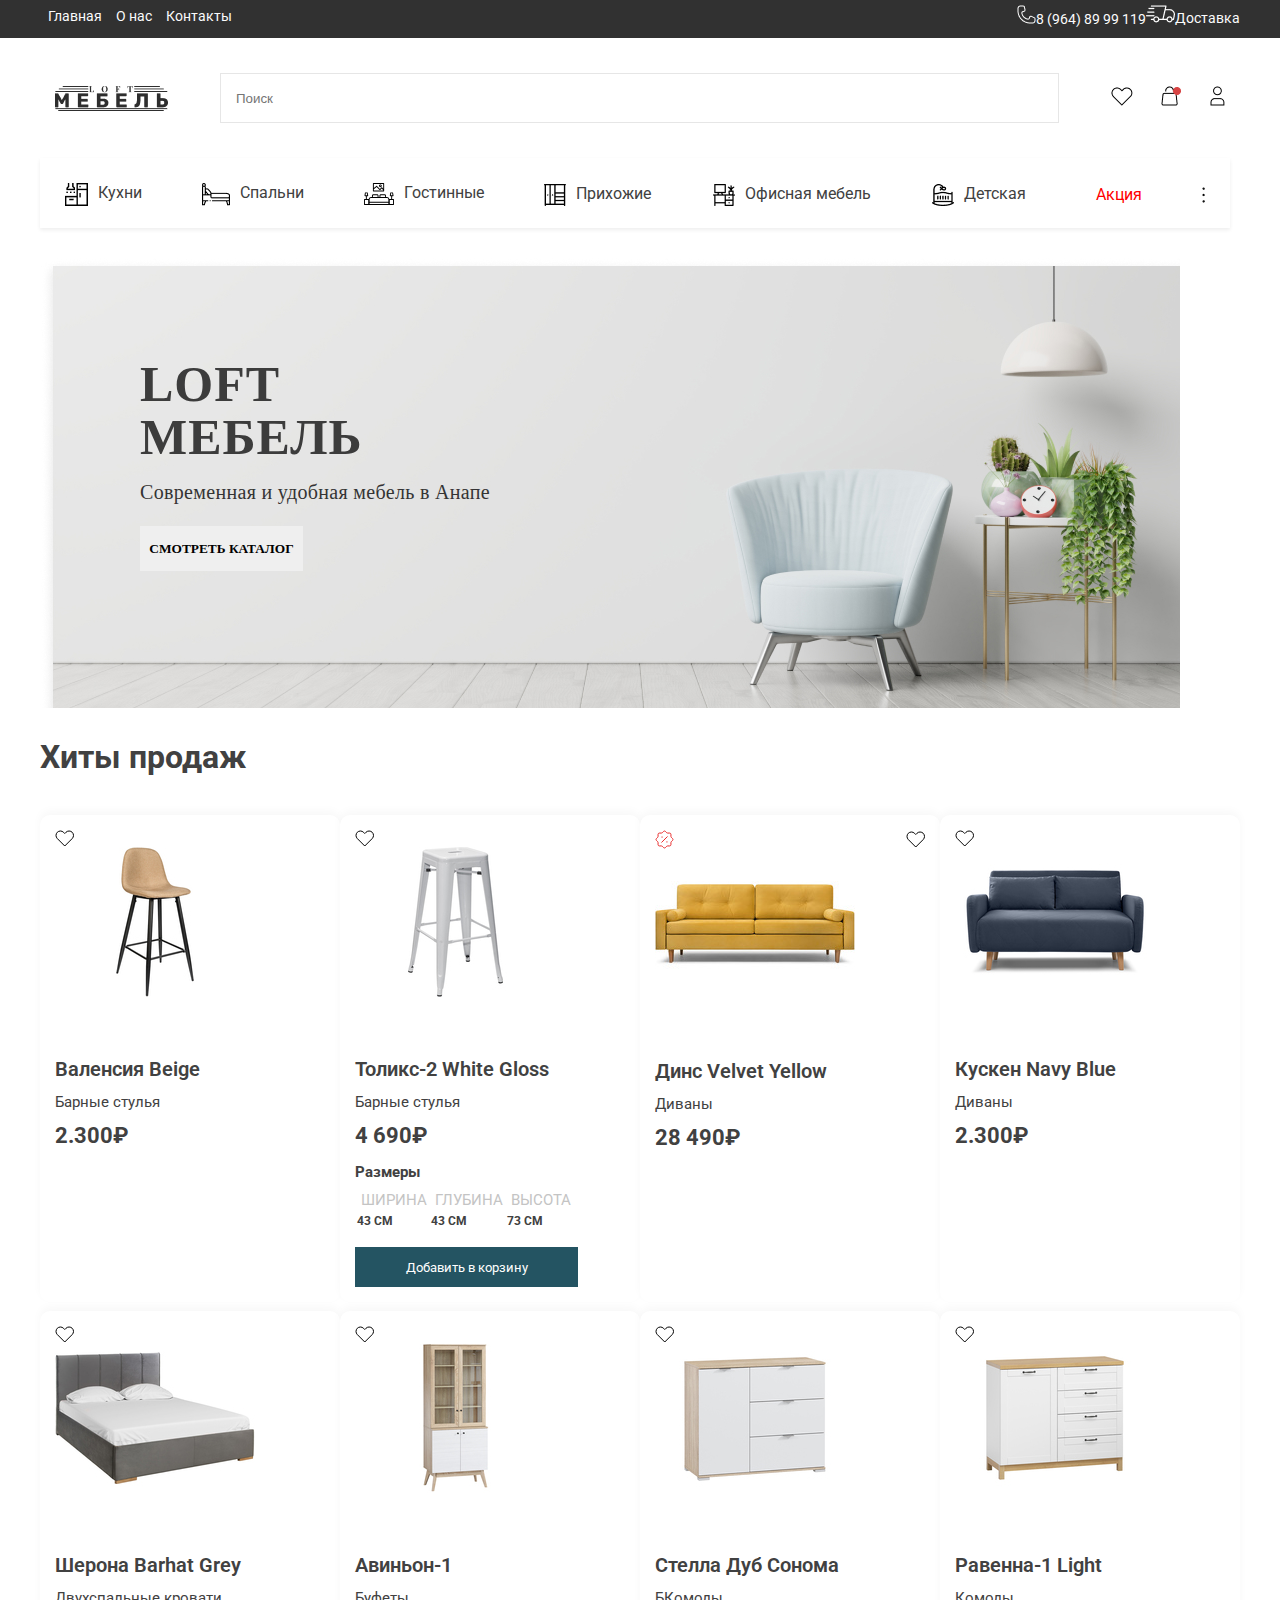
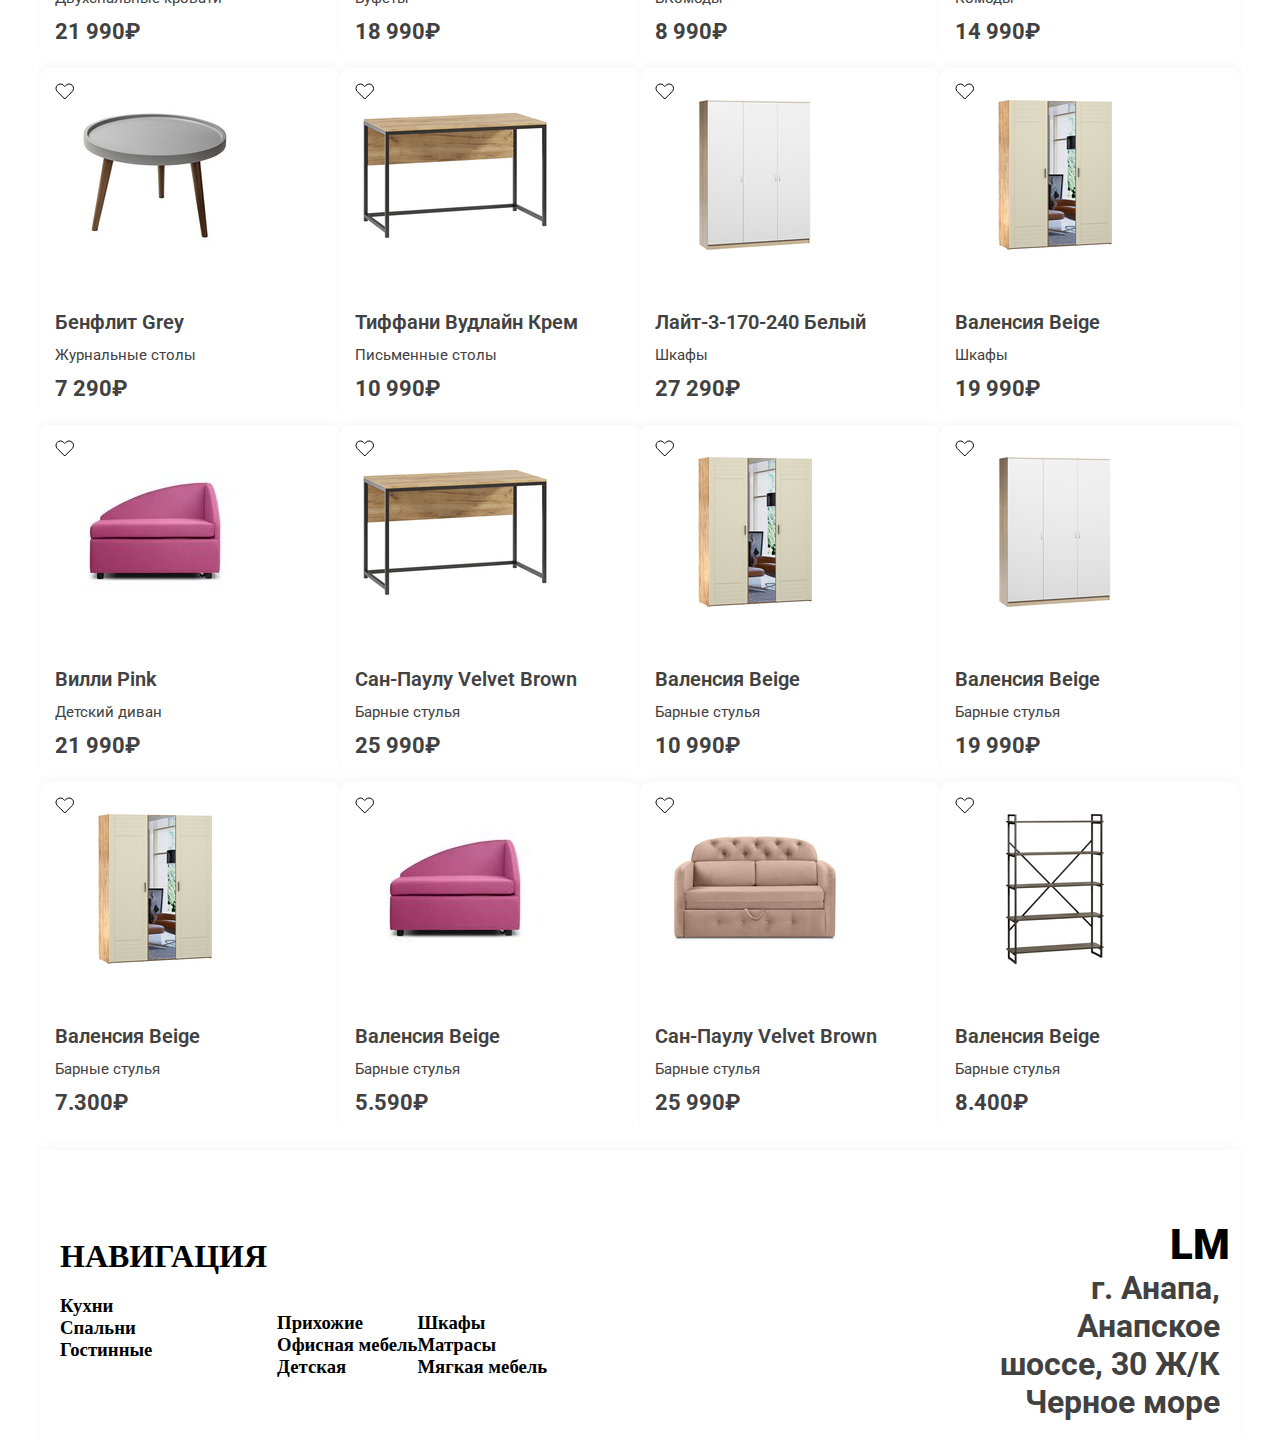
<file: Loft1/index.html>
<!DOCTYPE html>
<html lang="en">

<head>
    <meta charset="UTF-8">
    <meta name="viewport" content="width=device-width, initial-scale=1.0">
    <link rel="stylesheet" href="Loft.css">
    <link rel="preconnect" href="https://fonts.googleapis.com">
    <link rel="preconnect" href="https://fonts.gstatic.com" crossorigin>
    <link href="https://fonts.googleapis.com/css2?family=Oswald:wght@300;600&display=swap" rel="stylesheet">
    <link rel="preconnect" href="https://fonts.googleapis.com">
    <link rel="preconnect" href="https://fonts.gstatic.com" crossorigin>
    <link href="https://fonts.googleapis.com/css2?family=Roboto:ital,wght@0,300;1,500&display=swap" rel="stylesheet">
    <link rel="preconnect" href="https://fonts.googleapis.com">
    <link rel="preconnect" href="https://fonts.gstatic.com" crossorigin>
    <link href="https://fonts.googleapis.com/css2?family=Roboto:ital,wght@1,500&display=swap" rel="stylesheet">
    <link rel="preconnect" href="https://fonts.googleapis.com">
<link rel="preconnect" href="https://fonts.gstatic.com" crossorigin>
<link href="https://fonts.googleapis.com/css2?family=Roboto:wght@900&display=swap" rel="stylesheet">
    <title>Document</title>
</head>

<body>
    <!-- start main -->
    <div class="loft-main">
        <div class="container">
            <div class="main-contents">
                <div class="main-cont1">
                    <p> <a href="#">Главная</a></p>
                    <p><a href="#">О нас</a></p>
                    <p><a href="#">Контакты</a></p>
                </div>
                <div class="main-cont2">
                    <p class="phone-number"> <img src="img/phone.png" alt=""><a href="#">8 (964) 89 99 119</a></p>
                    <p> <a href="#"> <img src="img/moshina.png" alt="">Доставка</a></p>
                </div>
            </div>
        </div>
    </div>
    <!-- end main -->


    <!-- start navbar -->
    <nav class="navbar">
        <div class="container">
            <div class="navbar-content">
                <img src="img/LOGO.png" alt="">
                <input class="navbar_input" type="text" placeholder="Поиск">
                <a href="#"> <img src="img/navbar icon.png" alt=""></a>
            </div>
        </div>
    </nav>
    <!-- end navbar -->


    <!-- menu start -->
    <div class="loft-menu">
        <div class="container">
            <div class="menu-contents">
                <div class="loft-menu-cont">
                    <div class="menu-content">
                        <img src="img/kitchen-icon.jpg" alt="">
                        <a class="menu-text" href="#">Кухни</a>
                    </div>
                    <div class="menu-content">
                        <img src="img/bedroom-icon.jpg" alt="">
                        <a class="menu-text" href="#">Спальни</a>
                    </div>
                    <div class="menu-content">
                        <img src="img/livingroom-icon.svg" alt="">
                        <a class="menu-text" href="#">Гостинные</a>
                    </div>
                    <div class="menu-content">
                        <img src="img/closet-icon.jpg" alt="">
                        <a class="menu-text" href="#">Прихожие</a>
                    </div>
                    <div class="menu-content">
                        <img src="img/office-icon.jpg" alt="">
                        <a class="menu-text" href="#">Офисная мебель</a>
                    </div>
                    <div class="menu-content">
                        <img src="img/childrensroom-icon.jpg" alt="">
                        <a class="menu-text" href="#">Детская</a>
                    </div>
                    <div class="menu-content">

                        <a class="sell" href="#">Акция</a>
                    </div>
                    <div class="menu-content">

                        <img src="img/tochka.jpg" alt="">
                    </div>
                </div>
            </div>
        </div>
    </div>
    <!-- menu end -->


    <!-- loft slider start -->

    <div class="slider">
        <div class="container">
            <div class="slider-content">
                <div class="slider-blog">
                    <h1 class="slider-title">loft мебель</h1>
                    <p class="silder-text">Современная и удобная мебель в Анапе</p>
                    <button class="slider-btn">СМОТРЕТЬ КАТАЛОГ</button>
                </div>
            </div>
        </div>
    </div>

    <!-- loft slider end -->

    <!-- loft prace  start-->

    <div class="price">
        <div class="container">
            <div class="prace_xit">
                <h1>Хиты продаж</h1>
            </div>
            <div class="price_header">
                <div class="card">
                    <div class="like">
                        <img src="img/like.svg" alt="">
                    </div>
                    <img src="img/image 2.png" alt="">
                    <h1 class="card_title">Валенсия Beige</h1>
                    <p class="card_text">Барные стулья</p>
                    <h1 class="cost">2.300₽</h1>


                </div>
                <div class="card">
                    <div class="like">
                        <img src="img/like.svg" alt="">
                    </div>
                    <img src="img/image 3.png" alt="">
                    <h1 class="card_title">Толикс-2 White Gloss</h1>
                    <p class="card_text">Барные стулья</p>
                    <h1 class="cost">4 690₽</h1>
                    <h3 class="size">Размеры</h3>
                    <div class="size_contents">
                        <div class="size1">
                            <p class="size_title">ШИРИНА</p>
                            <h3 class="size_text">43 СМ</h3>
                        </div>
                        <div class="size1">
                            <p class="size_title">ГЛУБИНА</p>
                            <h3 class="size_text">43 СМ</h3>
                        </div>
                        <div class="size1">
                            <p class="size_title">ВЫСОТА</p>
                            <h3 class="size_text">73 СМ</h3>
                        </div>

                    </div>
                    <button class="card2_btn">Добавить в корзину</button>


                </div>
                <div class="card">
                    <div class="like">
                        <img src="img/sale.svg" alt="">
                        <img src="img/like.svg" alt="">
                    </div>
                    <img src="img/image 4.png" alt="">
                    <h1 class="card_title">Динс Velvet Yellow</h1>
                    <p class="card_text">Диваны</p>
                    <h1 class="cost">28 490₽</h1>


                </div>
                <div class="card">
                    <div class="like">
                        <img src="img/like.svg" alt="">
                    </div>
                    <img src="img/image 5.png" alt="">
                    <h1 class="card_title">Кускен Navy Blue</h1>
                    <p class="card_text">Диваны</p>
                    <h1 class="cost">2.300₽</h1>


                </div>
                <div class="card">
                    <div class="like">
                        <img src="img/like.svg" alt="">
                    </div>
                    <img src="img/image 6.png" alt="">
                    <h1 class="card_title">Шерона Barhat Grey</h1>
                    <p class="card_text">Двухспальные кровати</p>
                    <h1 class="cost">21 990₽</h1>


                </div>
                <div class="card">
                    <div class="like">
                        <img src="img/like.svg" alt="">
                    </div>
                    <img src="img/image 7.png" alt="">
                    <h1 class="card_title">Авиньон-1</h1>
                    <p class="card_text">Буфеты</p>
                    <h1 class="cost">18 990₽</h1>


                </div>
                <div class="card">
                    <div class="like">
                        <img src="img/like.svg" alt="">
                    </div>
                    <img src="img/image 8.png" alt="">
                    <h1 class="card_title">Стелла Дуб Сонома</h1>
                    <p class="card_text">БКомоды</p>
                    <h1 class="cost">8 990₽</h1>


                </div>
                <div class="card">
                    <div class="like">
                        <img src="img/like.svg" alt="">
                    </div>
                    <img src="img/image 9.png" alt="">
                    <h1 class="card_title">Равенна-1 Light</h1>
                    <p class="card_text">Комоды</p>
                    <h1 class="cost">14 990₽</h1>


                </div>
                <div class="card">
                    <div class="like">
                        <img src="img/like.svg" alt="">
                    </div>
                    <img src="img/image 10.png" alt="">
                    <h1 class="card_title">Бенфлит Grey</h1>
                    <p class="card_text">Журнальные столы</p>
                    <h1 class="cost">7 290₽</h1>


                </div>
                <div class="card">
                    <div class="like">
                        <img src="img/like.svg" alt="">
                    </div>
                    <img src="img/image 11.png" alt="">
                    <h1 class="card_title">Тиффани Вудлайн Крем</h1>
                    <p class="card_text">Письменные столы</p>
                    <h1 class="cost">10 990₽</h1>


                </div>
                <div class="card">
                    <div class="like">
                        <img src="img/like.svg" alt="">
                    </div>
                    <img src="img/image 12.png" alt="">
                    <h1 class="card_title">Лайт-3-170-240 Белый</h1>
                    <p class="card_text">Шкафы</p>
                    <h1 class="cost">27 290₽</h1>


                </div>
                <div class="card">
                    <div class="like">
                        <img src="img/like.svg" alt="">
                    </div>
                    <img src="img/image 13.png" alt="">
                    <h1 class="card_title">Валенсия Beige</h1>
                    <p class="card_text">Шкафы</p>
                    <h1 class="cost">19 990₽</h1>


                </div>
                <div class="card">
                    <div class="like">
                        <img src="img/like.svg" alt="">
                    </div>
                    <img src="img/image 14.png" alt="">
                    <h1 class="card_title">Вилли Pink</h1>
                    <p class="card_text">Детский диван</p>
                    <h1 class="cost">21 990₽</h1>


                </div>
                <div class="card">
                    <div class="like">
                        <img src="img/like.svg" alt="">
                    </div>
                    <img src="img/image 15.png" alt="">
                    <h1 class="card_title">Сан-Паулу Velvet Brown</h1>
                    <p class="card_text">Барные стулья</p>
                    <h1 class="cost">25 990₽</h1>


                </div>
                <div class="card">
                    <div class="like">
                        <img src="img/like.svg" alt="">
                    </div>
                    <img src="img/image 16.png" alt="">
                    <h1 class="card_title">Валенсия Beige</h1>
                    <p class="card_text">Барные стулья</p>
                    <h1 class="cost">10 990₽</h1>


                </div>
                <div class="card">
                    <div class="like">
                        <img src="img/like.svg" alt="">
                    </div>
                    <img src="img/image 17.png" alt="">
                    <h1 class="card_title">Валенсия Beige</h1>
                    <p class="card_text">Барные стулья</p>
                    <h1 class="cost">19 990₽</h1>


                </div>
                <div class="card">
                    <div class="like">
                        <img src="img/like.svg" alt="">
                    </div>
                    <img src="img/image 18.png" alt="">
                    <h1 class="card_title">Валенсия Beige</h1>
                    <p class="card_text">Барные стулья</p>
                    <h1 class="cost">7.300₽</h1>


                </div>
                <div class="card">
                    <div class="like">
                        <img src="img/like.svg" alt="">
                    </div>
                    <img src="img/image 19.png" alt="">
                    <h1 class="card_title">Валенсия Beige</h1>
                    <p class="card_text">Барные стулья</p>
                    <h1 class="cost">5.590₽</h1>


                </div>
                <div class="card">
                    <div class="like">
                        <img src="img/like.svg" alt="">
                    </div>
                    <img src="img/image 20.png" alt="">
                    <h1 class="card_title">Сан-Паулу Velvet Brown</h1>
                    <p class="card_text">Барные стулья</p>
                    <h1 class="cost">25 990₽</h1>


                </div>
                <div class="card">
                    <div class="like">
                        <img src="img/like.svg" alt="">
                    </div>
                    <img src="img/image 21.png" alt="">
                    <h1 class="card_title">Валенсия Beige</h1>
                    <p class="card_text">Барные стулья</p>
                    <h1 class="cost">8.400₽</h1>
                </div>
            </div>
        </div>
    </div>

    </div>
    <!-- loft prace  end-->



    <!-- loft footer start -->
    <div class="footer">
        <div class="container">
            <div class="footer_content">
                <div class="footer_nav">
                    <div class="footer_titel1">
                        <h1 class="text1_nav"><a href="#">НАВИГАЦИЯ</a></h1>
                        <div class="nav_menu">
                            <h3><a href="#">Кухни</a></h3>
                            <h3><a href="#">Спальни</a></h3>
                            <h3><a href="#">Гостинные</a></h3>
                        </div>
                    </div>
                    <div class="nav_menu2">
                        <div class="footer_titel2">
                            <h3><a href="#">Прихожие</a></h3>
                            <h3><a href="#">Офисная мебель</a></h3>
                            <h3><a href="#">Детская</a></h3>
                        </div>


                        <div class="footer_titel2">
                            <h3><a href="#">Шкафы</a></h3>
                            <h3><a href="#">Матрасы</a></h3>
                            <h3><a href="#">Мягкая мебель</a></h3>
                        </div>
                    </div>
                </div>

                <div class="footer_nav3">
                    <h1 class="lm"><a href="#">LM</a></h1>
                    <h1 class="adress"><a href="#">г. Анапа, Анапское шоссе,
                            30 Ж/К Черное море</a>
                    </h1>

                </div>
            </div>
        </div>

    </div>

    </div>
    <!-- loft footer end -->

</body>

</html>
</file>
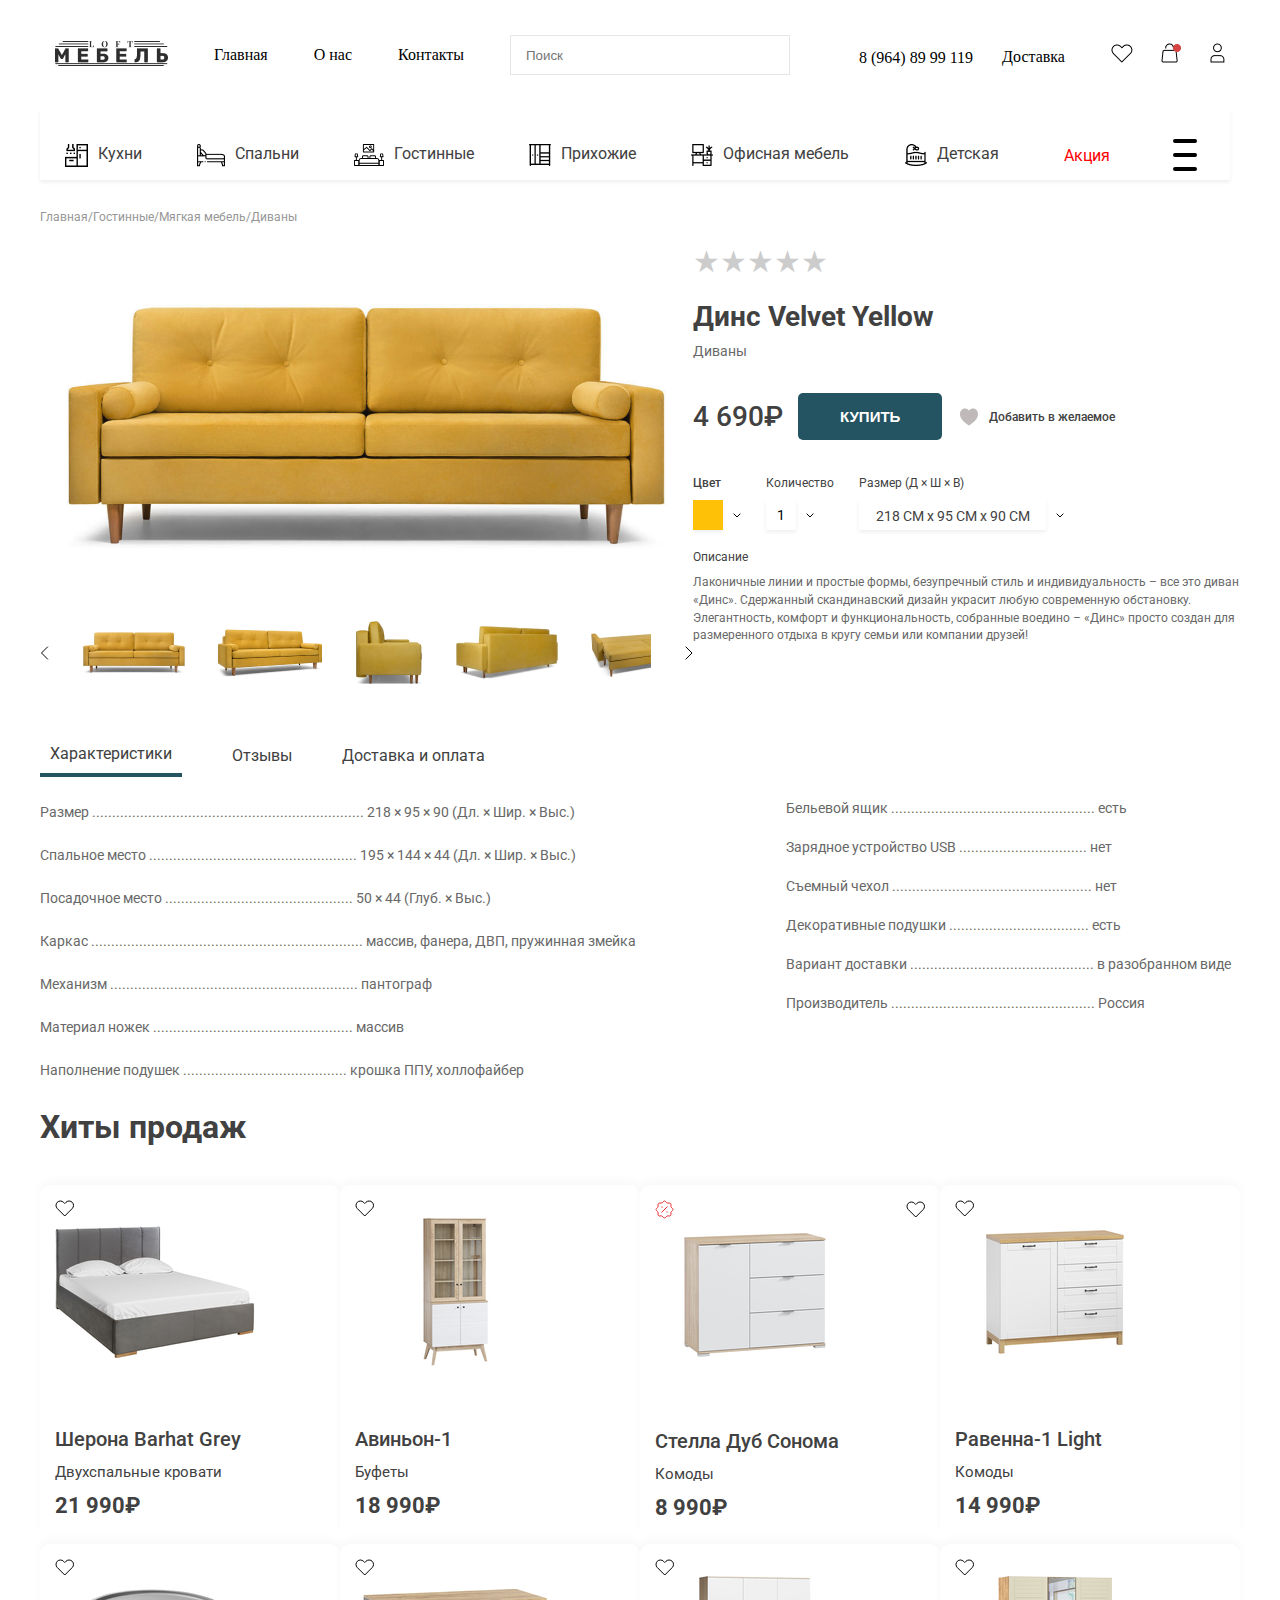
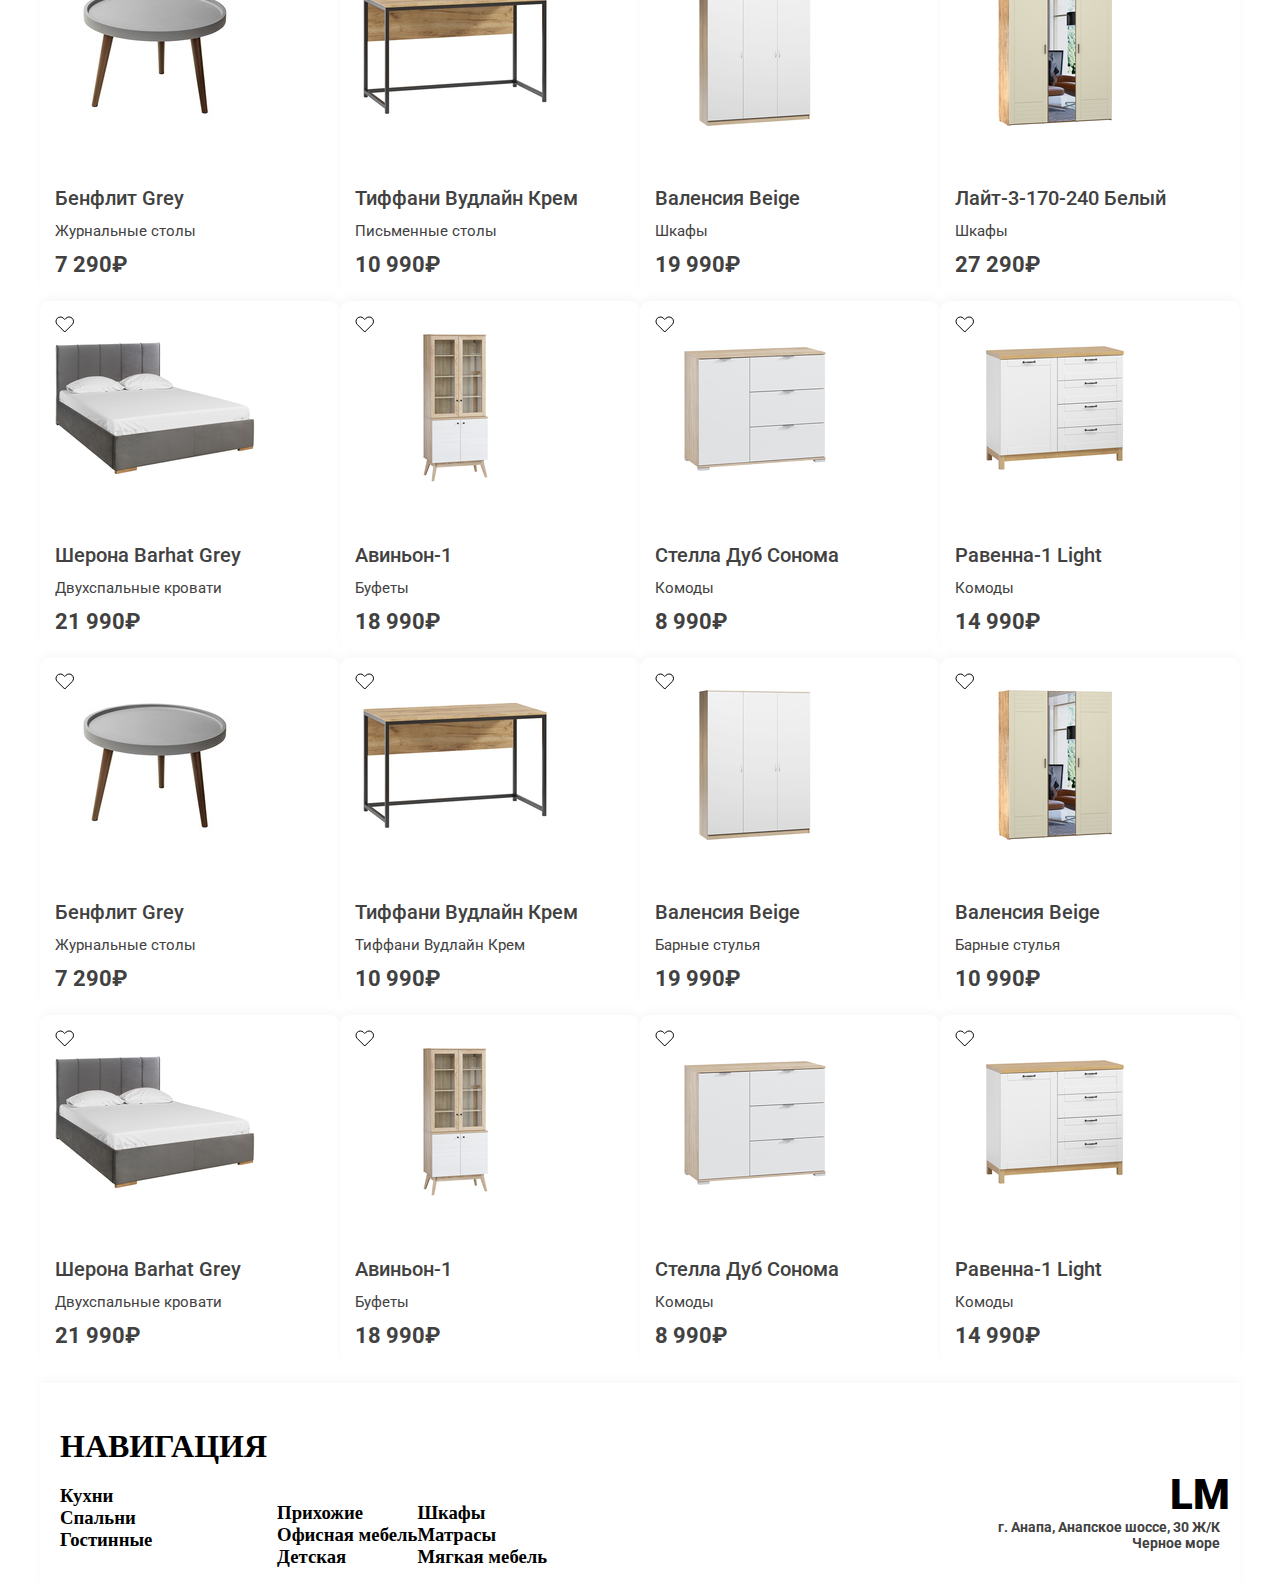
<file: Loft2/index.html>
<!DOCTYPE html>
<html lang="en">

<head>
    <meta charset="UTF-8">
    <meta name="viewport" content="width=device-width, initial-scale=1.0">
    <link rel="stylesheet" href="style.css">
    <link rel="preconnect" href="https://fonts.googleapis.com">
    <link rel="preconnect" href="https://fonts.gstatic.com" crossorigin>
    <link href="https://fonts.googleapis.com/css2?family=Oswald:wght@300;600&display=swap" rel="stylesheet">
    <link rel="preconnect" href="https://fonts.googleapis.com">
    <link rel="preconnect" href="https://fonts.gstatic.com" crossorigin>
    <link href="https://fonts.googleapis.com/css2?family=Roboto:ital,wght@0,300;1,500&display=swap" rel="stylesheet">
    <link rel="preconnect" href="https://fonts.googleapis.com">
    <link rel="preconnect" href="https://fonts.gstatic.com" crossorigin>
    <link href="https://fonts.googleapis.com/css2?family=Roboto:ital,wght@1,500&display=swap" rel="stylesheet">
    <link rel="preconnect" href="https://fonts.googleapis.com">
    <link rel="preconnect" href="https://fonts.gstatic.com" crossorigin>
    <link href="https://fonts.googleapis.com/css2?family=Roboto:wght@900&display=swap" rel="stylesheet">
    <link rel="preconnect" href="https://fonts.googleapis.com">
    <link rel="preconnect" href="https://fonts.gstatic.com" crossorigin>
    <link href="https://fonts.googleapis.com/css2?family=Roboto&display=swap" rel="stylesheet">
    <title>Document</title>
</head>

<body>
    <!-- navbar start -->
    <nav class="navbar">
        <div class="container">
            <div class="navbar-content">
                <a href="#"><img  src="img/LOGO.png" alt="" ></a>
                <a class="menu" href="#"> Главная</a>
                <a class="menu" href="#"> О нас</a>
                <a class="menu" href="#"> Контакты</a>
                <input class="navbar_input" type="text" placeholder="Поиск">
                <div class="main-cont2">
                    <p class="phone-number"> <img src="img/phone.png" alt=""><a href="#"> 8 (964) 89 99 119</a></p>
                    <p> <a href="#"> <img src="img/moshina.png" alt="">Доставка</a></p>
                </div>
                <a href="#"> <img src="img/navbar icon.png" alt=""></a>

            </div>
        </div>
    </nav>
    <!-- navbar end -->
    <!-- menu start -->
    <div class="loft-menu">
        <div class="container">
            <div class="menu-contents">
                <div class="loft-menu-cont">
                    <div class="menu-content">
                        <img src="img/kitchen-icon.jpg" alt="">
                        <a class="menu-text" href="#">Кухни</a>
                    </div>
                    <div class="menu-content">
                        <img src="img/bedroom-icon.jpg" alt="">
                        <a class="menu-text" href="#">Спальни</a>
                    </div>
                    <div class="menu-content">
                        <img src="img/livingroom-icon.svg" alt="">
                        <a class="menu-text" href="#">Гостинные</a>
                    </div>
                    <div class="menu-content">
                        <img src="img/closet-icon.jpg" alt="">
                        <a class="menu-text" href="#">Прихожие</a>
                    </div>
                    <div class="menu-content">
                        <img src="img/office-icon.jpg" alt="">
                        <a class="menu-text" href="#">Офисная мебель</a>
                    </div>
                    <div class="menu-content">
                        <img src="img/childrensroom-icon.jpg" alt="">
                        <a class="menu-text" href="#">Детская</a>
                    </div>
                    <div class="menu-content">

                        <a class="sell" href="#">Акция</a>
                    </div>
                    <div class="menu-content">

                        <input id="checkbox" type="checkbox">
                        <label class="toggle" for="checkbox">
                            <div id="bar1" class="bars"></div>
                            <div id="bar2" class="bars"></div>
                            <div id="bar3" class="bars"></div>
                        </label>
                    
                    
                    </div>
                </div>
            </div>
        </div>
    </div>
    <!-- menu end -->

    <!-- second menu  start-->


    <div class="text-menu">
        <div class="container">
            <div class="menu2-content">
                <ul class="menu-list">
                    <li><a href="#">Главная </a></li>
                    <li> / </li>
                    <li><a href="#">Гостинные</a></li>
                    <li> / </li>
                    <li><a href="#">Мягкая мебель</a></li>
                    <li> / </li>
                    <li> <a href="#">Диваны</a></li>
                </ul>
            </div>

        </div>


    </div>
    <!-- second menu  end-->


    <!-- product start -->

    <div class="product">
        <div class="container">
            <div class="product_content">
                <div class="sofa1">
                    <div class="sofa-img">
                        <img src="img/главное фото.png" alt="">
                        <div class="sofa-slader">
                            <img src="img/strelka1.svg" alt="">
                            <img src="img/image 2.png" alt="">
                            <img src="img/image 3.png" alt="">
                            <img src="img/image 4.png" alt="">
                            <img src="img/image 5.png" alt="">
                            <img src="img/image 6.png" alt="">
                            <img src="img/strelka2.svg" alt="">

                        </div>
                    </div>
                </div>
                <div class="sofa-content">
                    <div class="sofa-stars">
                        <div class="rating">
                            <input value="5" name="rating" id="star5" type="radio">
                            <label for="star5"></label>
                            <input value="4" name="rating" id="star4" type="radio">
                            <label for="star4"></label>
                            <input value="3" name="rating" id="star3" type="radio">
                            <label for="star3"></label>
                            <input value="2" name="rating" id="star2" type="radio">
                            <label for="star2"></label>
                            <input value="1" name="rating" id="star1" type="radio">
                            <label for="star1"></label>
                          </div>
                          
                    </div>
                    <h1 class="sofa-title">
                        Динс Velvet Yellow
                    </h1>
                    <p class="sofa-divan">Диваны</p>
                    <div class="sofa-cost-cont">
                        <h1 class="sofa-cost">4 690₽</h1>
                        <button class="sofa-btn"> <a href="#">Купить</a></button>
                        <label class="ui-like">
                            <input type="checkbox">
                            <div class="like">
                              <svg xmlns="http://www.w3.org/2000/svg" viewBox="0 0 24 24" fill=""><g stroke-width="0" id="SVGRepo_bgCarrier"></g><g stroke-linejoin="round" stroke-linecap="round" id="SVGRepo_tracerCarrier"></g><g id="SVGRepo_iconCarrier"><path d="M20.808,11.079C19.829,16.132,12,20.5,12,20.5s-7.829-4.368-8.808-9.421C2.227,6.1,5.066,3.5,8,3.5a4.444,4.444,0,0,1,4,2,4.444,4.444,0,0,1,4-2C18.934,3.5,21.773,6.1,20.808,11.079Z"></path></g></svg>
                               </div>
                          </label>
                        <h1 class="sofa-fovarite">Добавить в желаемое</h1>

                    </div>
                    <div class="sofa-color">
                        <div class="squar">
                            <h1 class="color-text1">Цвет</h1>
                            <div class="color-box">
                                <div class="color-box1">
                                </div>
                                <img src="img/strelka.svg" alt="">


                            </div>

                        </div>
                        <div class="squar2">
                            <h1 class="squar2-title">Количество</h1>
                            <div class="squar2-box">
                                <div class="box2">
                                    <h1 class="box-text1">1</h1>
                                </div>
                                <img src="img/strelka.svg" alt="">

                            </div>

                        </div>
                        <div class="squar3">
                            <h1 class="squar3-title">Размер (Д × Ш × В)</h1>
                            <div class="squar3-cont">
                                <div class="box3">
                                    <h1 class="box3-text">218 СМ x 95 СМ x 90 СМ</h1>
                                </div>
                                <img src="img/strelka.svg" alt="">
                            </div>
                        </div>
                    </div>
                    <h1 class="sofa-title2">Описание</h1>
                    <h1 class="sofa-text2">Лаконичные линии и простые формы, безупречный стиль и индивидуальность – все
                        это диван «Динс». Сдержанный скандинавский дизайн украсит любую современную обстановку.
                        Элегантность, комфорт и функциональность, собранные воедино – «Динс» просто создан для
                        размеренного отдыха в кругу семьи или компании друзей!</h1>

                </div>

            </div>

        </div>

    </div>
    <!-- product end-- -->


    <!-- sofa about start -->

    <div class="sofa-about">
        <div class="container">
            <div class="about_content">
                <div class="about_title">
                    <h1 class="about_title_text1"><a href="#">Характеристики</a></h1>
                    <h1 class="about_title_text2"><a href="#">Отзывы</a></h1>
                    <h1 class="about_title_text2"><a href="#">Доставка и оплата</a></h1>
                </div>
                <div class="about_lists">
                    <div class="about_list1">
                        <h1 class="about_list1_text">Размер
                            .................................................................... 218 × 95 × 90 (Дл. ×
                            Шир. × Выс.)</h1>
                        <h1 class="about_list1_text">Спальное место ....................................................
                            195 × 144 × 44 (Дл. × Шир. × Выс.)</h1>
                        <h1 class="about_list1_text">Посадочное место ............................................... 50
                            × 44 (Глуб. × Выс.)</h1>
                        <h1 class="about_list1_text">Каркас
                            .................................................................... массив, фанера, ДВП,
                            пружинная змейка</h1>
                        <h1 class="about_list1_text">Механизм
                            .............................................................. пантограф</h1>
                        <h1 class="about_list1_text">Материал ножек ..................................................
                            массив</h1>
                        <h1 class="about_list1_text">Наполнение подушек ......................................... крошка
                            ППУ, холлофайбер</h1>
                    </div>
                    <div class="about_list2">
                        <h1 class="about_list2_text">Бельевой ящик ...................................................
                            есть</h1>
                        <h1 class="about_list2_text">Зарядное устройство USB ................................ нет</h1>
                        <h1 class="about_list2_text">Съемный чехол ..................................................
                            нет</h1>
                        <h1 class="about_list2_text">Декоративные подушки ................................... есть</h1>
                        <h1 class="about_list2_text">Вариант доставки .............................................. в
                            разобранном виде</h1>
                        <h1 class="about_list2_text">Производитель ...................................................
                            Россия</h1>

                    </div>


                </div>


            </div>

        </div>

    </div>



    <!-- sofa about end-- -->
    

    <!-- price start -->
    <div class="price">
        <div class="container">
            <div class="prace_xit">
                <h1>Хиты продаж</h1>
            </div>
            <div class="price_header">
                <div class="card">
                    <div class="like">
                        <img src="img/like.svg" alt="">
                    </div>
                    <img src="img/image 01.png" alt="">
                    <h1 class="card_title">Шерона Barhat Grey</h1>
                    <p class="card_text">Двухспальные кровати</p>
                    <h1 class="cost">21 990₽</h1>


                </div>
                <div class="card">
                    <div class="like">
                        <img src="img/like.svg" alt="">
                    </div>
                    <img src="img/image 02.png" alt="">
                    <h1 class="card_title">Авиньон-1</h1>
                    <p class="card_text">Буфеты</p>
                    <h1 class="cost">18 990₽</h1>
                   
                 

                </div>
                <div class="card">
                    <div class="like">
                        <img src="img/sale.svg" alt="">
                        <img src="img/like.svg" alt="">
                    </div>
                    <img src="img/image 03.png" alt="">
                    <h1 class="card_title">Стелла Дуб Сонома</h1>
                    <p class="card_text">Комоды</p>
                    <h1 class="cost">8 990₽</h1>


                </div>
                <div class="card">
                    <div class="like">
                        <img src="img/like.svg" alt="">
                    </div>
                    <img src="img/image 04.png" alt="">
                    <h1 class="card_title">Равенна-1 Light</h1>
                    <p class="card_text">Комоды</p>
                    <h1 class="cost">14 990₽</h1>


                </div>
                <div class="card">
                    <div class="like">
                        <img src="img/like.svg" alt="">
                    </div>
                    <img src="img/image 05.png" alt="">
                    <h1 class="card_title">Бенфлит Grey</h1>
                    <p class="card_text">Журнальные столы</p>
                    <h1 class="cost">7 290₽</h1>


                </div>
                <div class="card">
                    <div class="like">
                        <img src="img/like.svg" alt="">
                    </div>
                    <img src="img/image 06.png" alt="">
                    <h1 class="card_title">Тиффани Вудлайн Крем</h1>
                    <p class="card_text">Письменные столы</p>
                    <h1 class="cost">10 990₽</h1>


                </div>
                <div class="card">
                    <div class="like">
                        <img src="img/like.svg" alt="">
                    </div>
                    <img src="img/image 07.png" alt="">
                    <h1 class="card_title">Валенсия Beige</h1>
                    <p class="card_text">Шкафы</p>
                    <h1 class="cost">19 990₽</h1>


                </div>
                <div class="card">
                    <div class="like">
                        <img src="img/like.svg" alt="">
                    </div>
                    <img src="img/image 08.png" alt="">
                    <h1 class="card_title">Лайт-3-170-240 Белый</h1>
                    <p class="card_text">Шкафы</p>
                    <h1 class="cost">27 290₽</h1>


                </div>
                <div class="card">
                    <div class="like">
                        <img src="img/like.svg" alt="">
                    </div>
                    <img src="img/image 01.png" alt="">
                    <h1 class="card_title">Шерона Barhat Grey</h1>
                    <p class="card_text">Двухспальные кровати</p>
                    <h1 class="cost">21 990₽</h1>


                </div>
                <div class="card">
                    <div class="like">
                        <img src="img/like.svg" alt="">
                    </div>
                    <img src="img/image 09.png" alt="">
                    <h1 class="card_title">Авиньон-1</h1>
                    <p class="card_text">Буфеты</p>
                    <h1 class="cost">18 990₽</h1>


                </div>
                <div class="card">
                    <div class="like">
                        <img src="img/like.svg" alt="">
                    </div>
                    <img src="img/image 03.png" alt="">
                    <h1 class="card_title">Стелла Дуб Сонома</h1>
                    <p class="card_text">Комоды</p>
                    <h1 class="cost">8 990₽</h1>


                </div>
                <div class="card">
                    <div class="like">
                        <img src="img/like.svg" alt="">
                    </div>
                    <img src="img/image 04.png" alt="">
                    <h1 class="card_title">Равенна-1 Light</h1>
                    <p class="card_text">Комоды</p>
                    <h1 class="cost">14 990₽</h1>


                </div>
                <div class="card">
                    <div class="like">
                        <img src="img/like.svg" alt="">
                    </div>
                    <img src="img/image 05.png" alt="">
                    <h1 class="card_title">Бенфлит Grey</h1>
                    <p class="card_text">Журнальные столы</p>
                    <h1 class="cost">7 290₽</h1>


                </div>
                <div class="card">
                    <div class="like">
                        <img src="img/like.svg" alt="">
                    </div>
                    <img src="img/image 010.png" alt="">
                    <h1 class="card_title">Тиффани Вудлайн Крем</h1>
                    <p class="card_text">Тиффани Вудлайн Крем</p>
                    <h1 class="cost">10 990₽</h1>


                </div>
                <div class="card">
                    <div class="like">
                        <img src="img/like.svg" alt="">
                    </div><img src="img/image 17.png" alt="">
                    <h1 class="card_title">Валенсия Beige</h1>
                    <p class="card_text">Барные стулья</p>
                    <h1 class="cost">19 990₽</h1>

                   

                </div>
                <div class="card">
                    <div class="like">
                        <img src="img/like.svg" alt="">
                    </div> 
                    <img src="img/image 16.png" alt="">
                    <h1 class="card_title">Валенсия Beige</h1>
                    <p class="card_text">Барные стулья</p>
                    <h1 class="cost">10 990₽</h1>

                    

                </div>
                <div class="card">
                    <div class="like">
                        <img src="img/like.svg" alt="">
                    </div>
                    <img src="img/image 01.png" alt="">
                    <h1 class="card_title">Шерона Barhat Grey</h1>
                    <p class="card_text">Двухспальные кровати</p>
                    <h1 class="cost">21 990₽</h1>


                </div>
                <div class="card">
                    <div class="like">
                        <img src="img/like.svg" alt="">
                    </div>
                    <img src="img/image 02.png" alt="">
                    <h1 class="card_title">Авиньон-1</h1>
                    <p class="card_text">Буфеты</p>
                    <h1 class="cost">18 990₽</h1>


                </div>
                <div class="card">
                    <div class="like">
                        <img src="img/like.svg" alt="">
                    </div>
                    <img src="img/image 03.png" alt="">
                    <h1 class="card_title">Стелла Дуб Сонома</h1>
                    <p class="card_text">Комоды</p>
                    <h1 class="cost">8 990₽</h1>


                </div>
                <div class="card">
                    <div class="like">
                        <img src="img/like.svg" alt="">
                    </div>
                    <img src="img/image 04.png" alt="">
                    <h1 class="card_title">Равенна-1 Light</h1>
                    <p class="card_text">Комоды</p>
                    <h1 class="cost">14 990₽</h1>
                </div>
            </div>
        </div>
    </div>

    </div>
    <!-- price end -->
    <!-- loft footer start -->
    <div class="footer">
        <div class="container">
            <div class="footer_content">
                <div class="footer_nav">
                    <div class="footer_titel1">
                        <h1 class="text1_nav"><a href="#">НАВИГАЦИЯ</a></h1>
                        <div class="nav_menu">
                            <h3><a href="#">Кухни</a></h3>
                            <h3><a href="#">Спальни</a></h3>
                            <h3><a href="#">Гостинные</a></h3>
                        </div>
                    </div>
                    <div class="nav_menu2">
                        <div class="footer_titel2">
                            <h3><a href="#">Прихожие</a></h3>
                            <h3><a href="#">Офисная мебель</a></h3>
                            <h3><a href="#">Детская</a></h3>
                        </div>


                        <div class="footer_titel2">
                            <h3><a href="#">Шкафы</a></h3>
                            <h3><a href="#">Матрасы</a></h3>
                            <h3><a href="#">Мягкая мебель</a></h3>
                        </div>
                    </div>
                </div>

                <div class="footer_nav3">
                    <h1 class="lm"><a href="#">LM</a></h1>
                    <h1 class="adress"><a href="#">г. Анапа, Анапское шоссе,
                            30 Ж/К Черное море</a>
                    </h1>

                </div>
            </div>
        </div>

    </div>

    </div>
    <!-- loft footer end -->







</body>

</html>
</file>
<file: Loft1/Loft.css>
body {
  background-color: rgb(255, 255, 255);
}

* {
  padding: 0;
  margin: 0;
  box-sizing: border-box;
}

ul,
li {
  list-style-type: none;
}

a {
  text-decoration: none;
  color: inherit;
}

.container {
  width: 100%;
  max-width: 1240px;
  margin: 0 auto;
  padding: 0 20px;
}

.loft-main {
  background-color: #313131;
  height: 38px;
  color: #fbfbfb;
}
.loft-main .main-contents {
  font-family: Roboto;
  font-size: 14px;
  font-weight: 400;
  line-height: 16px;
  letter-spacing: 0em;
  text-align: left;
  display: flex;
  justify-content: space-between;
  align-items: center;
}
.loft-main .main-cont1 {
  padding: 8px;
  width: 200px;
  display: flex;
  justify-content: space-between;
  align-items: center;
}
.loft-main .main-cont2 {
  display: flex;
  justify-content: space-between;
}

.navbar .navbar-content {
  margin-top: 20px;
  padding: 15px;
  display: flex;
  justify-content: space-between;
  align-items: center;
}
.navbar .navbar_input {
  width: 839px;
  height: 50px;
  border: 0.5px solid #E6E6E6;
  outline: none;
  background-color: #ffffff;
  cursor: pointer;
  padding: 15px;
}

.loft-menu .menu-contents {
  margin-top: 20px;
  padding: 25px;
  width: 1190px;
  height: 70px;
  flex-shrink: 0;
  background: #FFF;
  box-shadow: 0px 2px 4px 0px rgba(0, 0, 0, 0.07);
}
.loft-menu .loft-menu-cont {
  display: flex;
  justify-content: space-between;
  align-items: center;
}
.loft-menu .menu-content {
  display: flex;
  color: #414141;
  font-size: 16px;
  font-family: Roboto;
}
.loft-menu .menu-text {
  color: #414141;
  font-size: 16px;
  font-family: Roboto;
  margin-left: 10px;
}
.loft-menu .sell {
  color: red;
  font-size: 16px;
  font-family: Roboto;
  margin-left: 10px;
}

.slider .slider-content {
  background-image: url(img/bacraund.jpg);
  width: 1140px;
  height: 450px;
  flex-shrink: 0;
  margin-top: 30px;
}
.slider .slider-blog {
  padding: 100px;
}
.slider .slider-title {
  width: 216px;
  color: #3C3C3C;
  font-size: 50px;
  font-family: Playfair Display;
  font-weight: 700;
  line-height: 105.3%;
  letter-spacing: 1px;
  text-transform: uppercase;
}
.slider .silder-text {
  margin-top: 15px;
  color: #343434;
  font-size: 20px;
  font-family: Roboto Condensed;
  line-height: 140.8%;
  letter-spacing: 0.32px;
}
.slider .slider-btn {
  margin-top: 20px;
  width: 163px;
  height: 45px;
  flex-shrink: 0;
  font-family: Roboto Condensed;
  border: none;
  outline: none;
  cursor: pointer;
  font-weight: bold;
  padding: 8px;
}

.price .price_header {
  margin-top: 30px;
  display: flex;
  flex-wrap: wrap;
}
.price .prace_xit {
  color: var(--text-color, #414141);
  font-size: 16px;
  font-family: Roboto;
  margin-top: 30px;
}
.price .card {
  padding: 15px;
  margin-top: 9px;
  width: 25%;
  background: #FFF;
  box-shadow: 0px -4px 10px 0px rgba(0, 0, 0, 0.03);
  border-radius: 10px;
}
.price .like {
  display: flex;
  justify-content: space-between;
}
.price .card_title {
  margin-top: 56px;
  color: var(--text-color, #414141);
  font-size: 20px;
  font-family: Roboto;
  font-weight: 600;
}
.price .card_text {
  margin-top: 12px;
  color: var(--text-color, #414141);
  font-size: 15px;
  font-family: Roboto;
}
.price .cost {
  margin-top: 12px;
  color: var(--text-color, #414141);
  font-size: 22px;
  font-family: Roboto;
  font-weight: bold;
}
.price .size {
  color: var(--text-color, #414141);
  font-size: 15px;
  font-family: Roboto;
  margin-top: 15px;
}
.price .size_contents {
  display: flex;
  padding: 2px;
  margin-top: 8px;
}
.price .size_title {
  color: #C4C4C4;
  font-size: 15px;
  font-family: Roboto;
  margin: 0 4px;
}
.price .size_text {
  color: var(--text-color, #414141);
  font-size: 12px;
  font-family: Roboto;
  margin-top: 5px;
}
.price .card2_btn {
  width: 223px;
  height: 40px;
  background: var(--main-color, #245462);
  color: #fff;
  font-family: Roboto;
  margin-top: 17px;
  cursor: pointer;
  border: none;
}

.footer .footer_content {
  padding: 20px;
  margin-top: 20px;
  display: flex;
  justify-content: space-between;
  align-items: center;
  background: #FFF;
  box-shadow: 0px -4px 10px 0px rgba(0, 0, 0, 0.03);
}
.footer .footer_nav {
  display: flex;
}
.footer .footer_titel1 {
  margin-top: 25px;
}
.footer .footer_titel2 {
  margin-top: 98px;
}
.footer .nav_menu {
  margin-top: 20px;
}
.footer .nav_menu2 {
  display: flex;
  margin-left: 10px;
  margin-top: 1px;
}
.footer .footer_nav3 {
  margin-top: 50px;
  width: 250px;
}
.footer .lm {
  color: #000;
  font-size: 42px;
  font-family: Roboto;
  font-weight: 900;
  margin-left: 200px;
}
.footer .adress {
  color: var(--text-color, #414141);
  text-align: right;
  font-size: 500;
  font-family: Roboto;
}/*# sourceMappingURL=Loft.css.map */
</file>
<file: Loft2/style.css>
@charset "UTF-8";
body {
  background-color: rgb(255, 255, 255);
}

* {
  padding: 0;
  margin: 0;
  box-sizing: border-box;
}

ul,
li {
  list-style-type: none;
}

a {
  text-decoration: none;
  color: inherit;
}

.container {
  width: 100%;
  max-width: 1240px;
  margin: 0 auto;
  padding: 0 20px;
}

.navbar .navbar-content {
  margin-top: 20px;
  padding: 15px;
  display: flex;
  justify-content: space-between;
  align-items: center;
}
.navbar .navbar_input {
  width: 280px;
  height: 40px;
  border: 0.5px solid #E6E6E6;
  outline: none;
  background-color: #ffffff;
  cursor: pointer;
  padding: 15px;
}
.navbar .main-cont2 {
  display: flex;
  justify-content: space-between;
}

.loft-menu .menu-contents {
  margin-top: 20px;
  padding: 25px;
  width: 1190px;
  height: 70px;
  flex-shrink: 0;
  background: #FFF;
  box-shadow: 0px 2px 4px 0px rgba(0, 0, 0, 0.07);
}
.loft-menu .loft-menu-cont {
  display: flex;
  justify-content: space-between;
  align-items: center;
}
.loft-menu .menu-content {
  display: flex;
  color: #414141;
  font-size: 16px;
  font-family: Roboto;
}
.loft-menu .menu-text {
  color: #414141;
  font-size: 16px;
  font-family: Roboto;
  margin-left: 10px;
}
.loft-menu .sell {
  color: red;
  font-size: 16px;
  font-family: Roboto;
  margin-left: 10px;
}
.loft-menu #checkbox {
  display: none;
}
.loft-menu .toggle {
  position: relative;
  width: 40px;
  height: 40px;
  cursor: pointer;
  display: flex;
  flex-direction: column;
  align-items: center;
  justify-content: center;
  gap: 10px;
  transition-duration: 0.3s;
}
.loft-menu .bars {
  width: 60%;
  height: 4px;
  background-color: rgb(0, 0, 0);
  border-radius: 2px;
  transition-duration: 0.3s;
}
.loft-menu #checkbox:checked + .toggle #bar2 {
  transform: translateY(14px) rotate(60deg);
  margin-left: 0;
  transform-origin: right;
  transition-duration: 0.3s;
  z-index: 2;
}
.loft-menu #checkbox:checked + .toggle #bar1 {
  transform: translateY(28px) rotate(-60deg);
  transition-duration: 0.3s;
  transform-origin: left;
  z-index: 1;
}
.loft-menu #checkbox:checked + .toggle {
  transform: rotate(-90deg);
}

.text-menu .menu-list {
  margin-top: 30px;
  display: flex;
  color: #969696;
  font-family: Roboto;
  font-size: 12px;
  font-style: normal;
  font-weight: 400;
  line-height: normal;
}

.product .product_content {
  margin-top: 20px;
  display: flex;
  justify-content: space-between;
}
.product .sofa-slader {
  display: flex;
  align-items: center;
  justify-content: space-between;
  margin-top: 19px;
}
.product .rating {
  display: inline-block;
}
.product .rating input {
  display: none;
}
.product .rating label {
  float: right;
  cursor: pointer;
  color: #ccc;
  transition: color 0.3s;
}
.product .rating label:before {
  content: "★";
  font-size: 30px;
}
.product .rating input:checked ~ label,
.product .rating label:hover,
.product .rating label:hover ~ label {
  color: #6a00f4;
  transition: color 0.3s;
}
.product .sofa-title {
  margin-top: 17px;
  color: var(--text-color, #414141);
  font-family: Roboto;
  font-size: 28px;
  font-style: normal;
  font-weight: 300px;
  line-height: normal;
}
.product .sofa-divan {
  margin-top: 10px;
  color: #686868;
  font-family: Roboto;
  font-size: 14px;
  font-style: normal;
  font-weight: 400;
  line-height: normal;
}
.product .sofa-cost-cont {
  margin-top: 19px;
  display: flex;
  align-items: center;
}
.product .sofa-cost {
  color: var(--text-color, #414141);
  font-family: Roboto;
  font-size: 28px;
  font-style: normal;
  font-weight: 500;
  line-height: normal;
}
.product .sofa-btn {
  margin: 15px 15px;
  position: relative;
  font-size: 15px;
  text-transform: uppercase;
  text-decoration: none;
  padding: 1em 2.8em;
  display: inline-block;
  border-radius: 20px;
  transition: all 0.3s;
  border: none;
  font-family: Arial, sans-serif;
  font-weight: 600;
  color: white;
  background-color: #245462;
  cursor: pointer;
}
.product .sofa-btn:hover {
  transform: scale(1.05);
  box-shadow: 0 4px 8px rgba(0, 0, 0, 0.2);
}
.product .sofa-btn:active {
  transform: scale(0.95);
  box-shadow: none;
}
.product .sofa-btn::after {
  content: "";
  display: inline-block;
  height: 100%;
  width: 100%;
  border-radius: 5px;
  position: absolute;
  top: 0;
  left: 0;
  z-index: -1;
  transition: all 0.4s;
}
.product .sofa-btn::after {
  background-color: #245462;
}
.product .sofa-btn:hover::after {
  transform: scaleX(1.2) scaleY(1.4);
  opacity: 0;
}

.ui-like {
  --icon-size: 24px;
  --icon-secondary-color: rgb(192, 185, 185);
  --icon-hover-color: rgb(211, 205, 205);
  --icon-primary-color: rgb(230, 26, 26);
  --icon-circle-border: 1px solid var(--icon-primary-color);
  --icon-circle-size: 40px;
  --icon-anmt-duration: 0.4s;
}

.ui-like input {
  -webkit-appearance: none;
  -moz-appearance: none;
  appearance: none;
  display: none;
}

.ui-like .like {
  width: var(--icon-size);
  height: auto;
  fill: var(--icon-secondary-color);
  cursor: pointer;
  transition: 0.2s;
  display: flex;
  justify-content: center;
  align-items: center;
  position: relative;
  transform-origin: top;
}

.like::after {
  content: "";
  position: absolute;
  width: 15px;
  height: 15px;
  box-shadow: 0 30px 0 -4px var(--icon-primary-color), 30px 0 0 -4px var(--icon-primary-color), 0 -30px 0 -4px var(--icon-primary-color), -30px 0 0 -4px var(--icon-primary-color), -22px 22px 0 -4px var(--icon-primary-color), -22px -22px 0 -4px var(--icon-primary-color), 22px -22px 0 -4px var(--icon-primary-color), 22px 22px 0 -4px var(--icon-primary-color);
  border-radius: 5px;
  transform: scale(0);
}

.like::before {
  content: "";
  position: absolute;
  border-radius: 10px;
  border: var(--icon-circle-border);
  opacity: 0;
}

.ui-like:hover .like {
  fill: var(--icon-hover-color);
}

.ui-like input:checked + .like::after {
  animation: circles var(--icon-anmt-duration) cubic-bezier(0.175, 0.885, 0.32, 1.275) forwards;
  animation-delay: var(--icon-anmt-duration);
}

.ui-like input:checked + .like {
  fill: var(--icon-primary-color);
  animation: like var(--icon-anmt-duration) forwards;
  transition-delay: 0.3s;
}

.ui-like input:checked + .like::before {
  animation: circle var(--icon-anmt-duration) cubic-bezier(0.175, 0.885, 0.32, 1.275) forwards;
  animation-delay: var(--icon-anmt-duration);
}
@keyframes like {
  50% {
    transform: scaleY(0.6);
  }
  100% {
    transform: scaleY(1);
  }
}
@keyframes circle {
  from {
    width: 0;
    height: 0;
    opacity: 0;
  }
  90% {
    width: var(--icon-circle-size);
    height: var(--icon-circle-size);
    opacity: 1;
  }
  to {
    opacity: 0;
  }
}
@keyframes circles {
  from {
    transform: scale(0);
  }
  40% {
    opacity: 1;
  }
  to {
    transform: scale(0.8);
    opacity: 0;
  }
}
.sofa-fovarite {
  margin-left: 8px;
  color: var(--text-color, #414141);
  font-family: Roboto;
  font-size: 12px;
  font-style: normal;
  font-weight: 500;
  line-height: normal;
}

.sofa-color {
  display: flex;
  margin-top: 21px;
}

.color-text1 {
  color: var(--text-color, #414141);
  font-family: Roboto;
  font-size: 12px;
  font-style: normal;
  font-weight: 500;
  line-height: normal;
}

.color-box {
  margin-top: 10px;
  display: flex;
  align-items: center;
}

.color-box1 {
  margin-right: 10px;
  width: 30px;
  height: 30px;
  flex-shrink: 0;
  background: #FFC107;
  box-shadow: 0px 2px 4px 0px rgba(0, 0, 0, 0.07);
}

.squar2 {
  margin-left: 25px;
}

.squar2-title {
  color: var(--text-color, #414141);
  font-family: Roboto;
  font-size: 12px;
  font-style: normal;
  font-weight: 400;
  line-height: normal;
}

.squar2-box {
  margin-top: 10px;
  display: flex;
  align-items: center;
}

.box-text1 {
  color: #000;
  font-family: Roboto;
  font-size: 14px;
  font-style: normal;
  font-weight: 400;
  line-height: normal;
  text-align: center;
  margin: 7px 11px;
}

.box2 {
  width: 30px;
  height: 30px;
  flex-shrink: 0;
  background: #FFF;
  box-shadow: 0px 2px 4px 0px rgba(0, 0, 0, 0.07);
  margin-right: 10px;
}

.squar3 {
  margin-left: 25px;
}

.squar3-title {
  color: var(--text-color, #414141);
  font-family: Roboto;
  font-size: 12px;
  font-style: normal;
  font-weight: 400;
  line-height: normal;
}

.squar3-cont {
  display: flex;
  align-items: center;
  justify-content: space-between;
  margin-top: 10px;
}

.box3 {
  margin-right: 10px;
  width: 187px;
  height: 30px;
  flex-shrink: 0;
  background: #FFF;
  box-shadow: 0px 2px 4px 0px rgba(0, 0, 0, 0.07);
}

.box3-text {
  color: var(--text-color, #414141);
  font-family: Roboto;
  font-size: 14px;
  font-style: normal;
  font-weight: 400;
  line-height: normal;
  text-align: center;
  padding: 8px;
}

.sofa-title2 {
  margin-top: 20px;
  color: var(--text-color, #414141);
  font-family: Roboto;
  font-size: 12px;
  font-style: normal;
  font-weight: 400;
  line-height: normal;
}

.sofa-text2 {
  margin-top: 10px;
  color: #686868;
  font-family: Roboto;
  font-size: 12px;
  font-style: normal;
  font-weight: 400;
  line-height: 148.688%;
}

.sofa-about .about_title {
  display: flex;
  align-items: center;
  margin-top: 50px;
}
.sofa-about .about_title_text1 {
  padding: 10px;
  color: var(--text-color, #414141);
  font-family: Roboto;
  font-size: 16px;
  font-style: normal;
  font-weight: 400;
  line-height: normal;
  border-bottom: solid 4px #245462;
  margin-right: 50px;
}
.sofa-about .about_title_text2 {
  margin-right: 50px;
  color: var(--text-color, #414141);
  font-family: Roboto;
  font-size: 16px;
  font-style: normal;
  font-weight: 400;
  line-height: normal;
}
.sofa-about .about_list1_text {
  margin-top: 27px;
  color: #686868;
  font-family: Roboto;
  font-size: 14px;
  font-style: normal;
  font-weight: 400;
  line-height: normal;
}
.sofa-about .about_lists {
  display: flex;
}
.sofa-about .about_list2 {
  margin-left: 150px;
}
.sofa-about .about_list2_text {
  margin-top: 23px;
  color: #686868;
  font-family: Roboto;
  font-size: 14px;
  font-style: normal;
  font-weight: 400;
  line-height: normal;
}

.price .price_header {
  margin-top: 30px;
  display: flex;
  flex-wrap: wrap;
}
.price .prace_xit {
  color: var(--text-color, #414141);
  font-size: 16px;
  font-family: Roboto;
  margin-top: 30px;
}
.price .card {
  padding: 15px;
  margin-top: 9px;
  width: 25%;
  background: #FFF;
  box-shadow: 0px -4px 10px 0px rgba(0, 0, 0, 0.03);
  border-radius: 10px;
}
.price .like {
  display: flex;
  justify-content: space-between;
}
.price .card_title {
  margin-top: 56px;
  color: var(--text-color, #414141);
  font-size: 20px;
  font-family: Roboto;
  font-weight: 500;
}
.price .card_text {
  margin-top: 12px;
  color: var(--text-color, #414141);
  font-size: 15px;
  font-family: Roboto;
}
.price .cost {
  margin-top: 12px;
  color: var(--text-color, #414141);
  font-size: 22px;
  font-family: Roboto;
  font-weight: bold;
}
.price .size {
  color: var(--text-color, #414141);
  font-size: 15px;
  font-family: Roboto;
  margin-top: 15px;
}
.price .size_contents {
  display: flex;
  padding: 2px;
  margin-top: 8px;
}
.price .size_title {
  color: #C4C4C4;
  font-size: 15px;
  font-family: Roboto;
  margin: 0 4px;
}
.price .size_text {
  color: var(--text-color, #414141);
  font-size: 12px;
  font-family: Roboto;
  margin-top: 5px;
}
.price .card2_btn {
  width: 223px;
  height: 40px;
  background: var(--main-color, #245462);
  color: #fff;
  font-family: Roboto;
  margin-top: 17px;
  cursor: pointer;
  border: none;
}

.footer .footer_content {
  padding: 20px;
  margin-top: 20px;
  display: flex;
  justify-content: space-between;
  align-items: center;
  background: #FFF;
  box-shadow: 0px -4px 10px 0px rgba(0, 0, 0, 0.03);
}
.footer .footer_nav {
  display: flex;
}
.footer .footer_titel1 {
  margin-top: 25px;
}
.footer .footer_titel2 {
  margin-top: 98px;
}
.footer .nav_menu {
  margin-top: 20px;
}
.footer .nav_menu2 {
  display: flex;
  margin-left: 10px;
  margin-top: 1px;
}
.footer .footer_nav3 {
  margin-top: 50px;
  width: 250px;
}
.footer .lm {
  color: #000;
  font-size: 42px;
  font-family: Roboto;
  font-weight: 900;
  margin-left: 200px;
}
.footer .adress {
  color: var(--text-color, #414141);
  text-align: right;
  font-size: 14px;
  font-family: Roboto;
}/*# sourceMappingURL=style.css.map */
</file>
